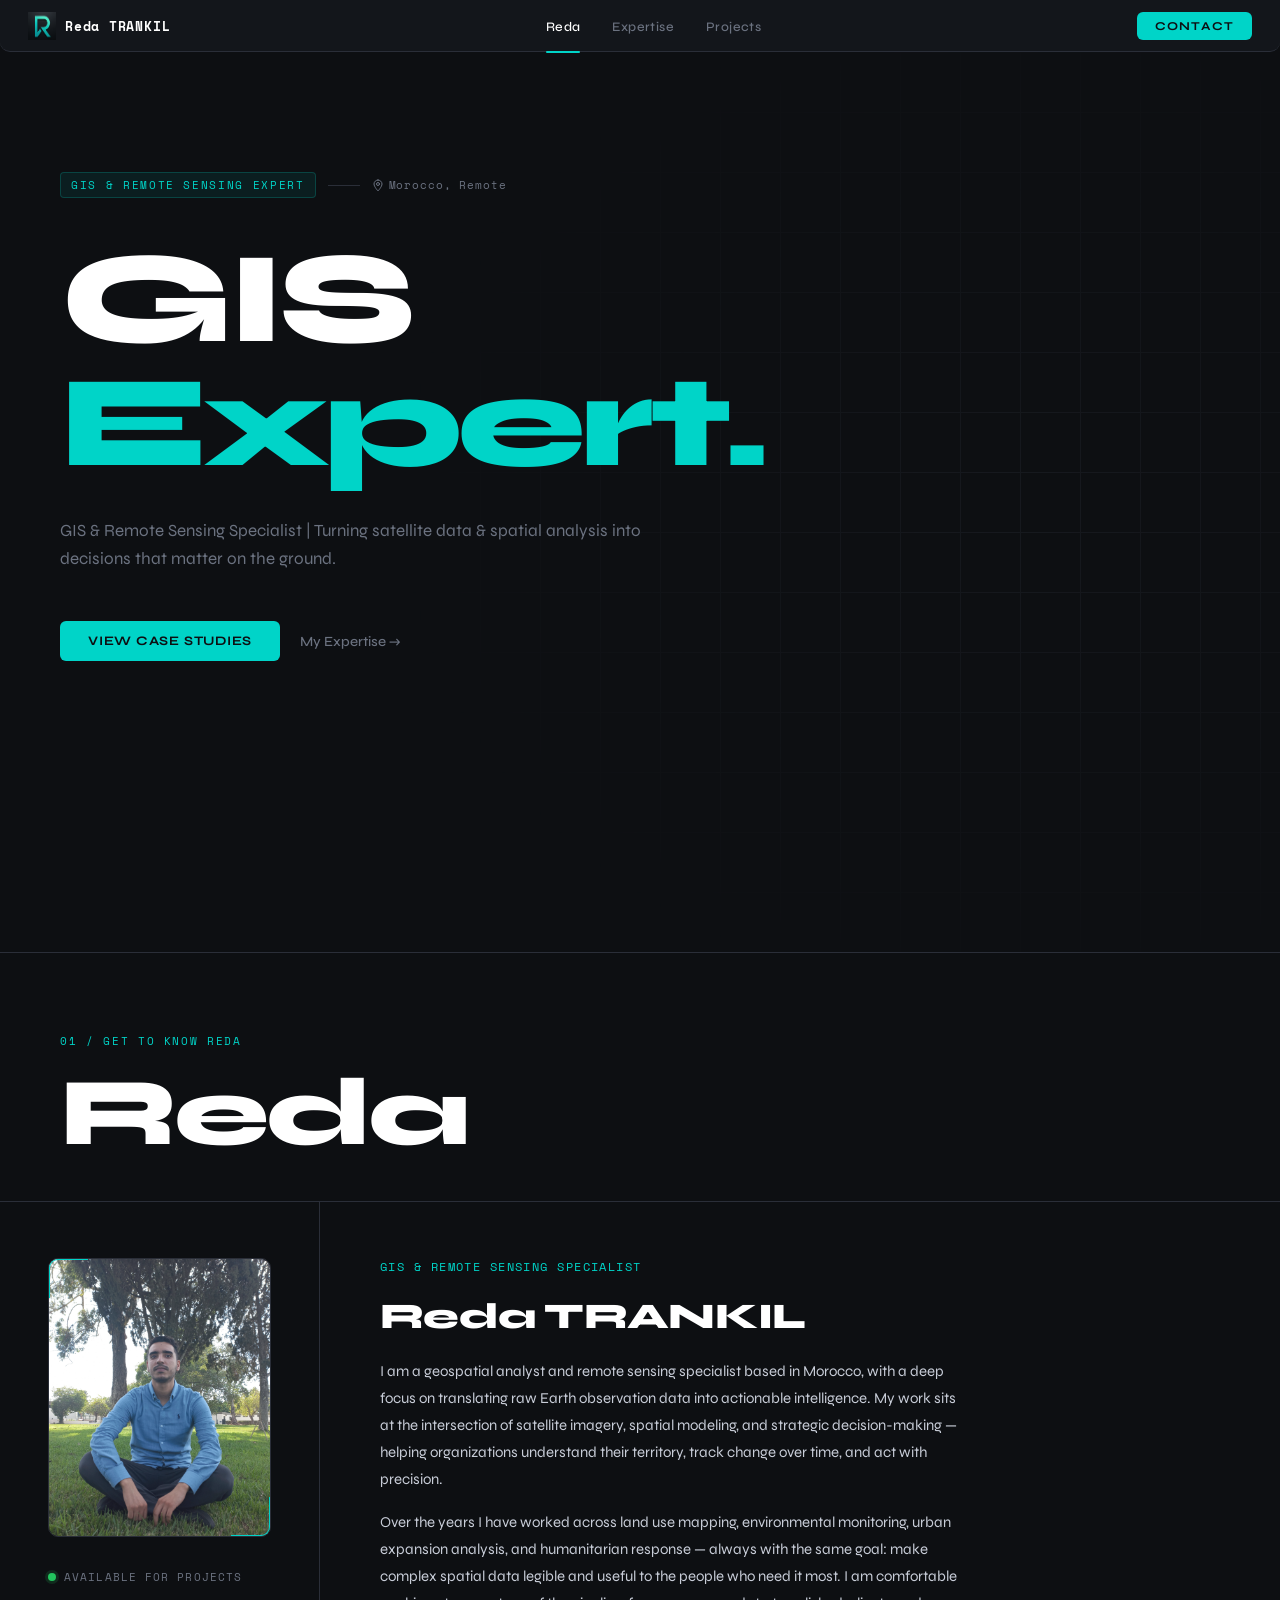
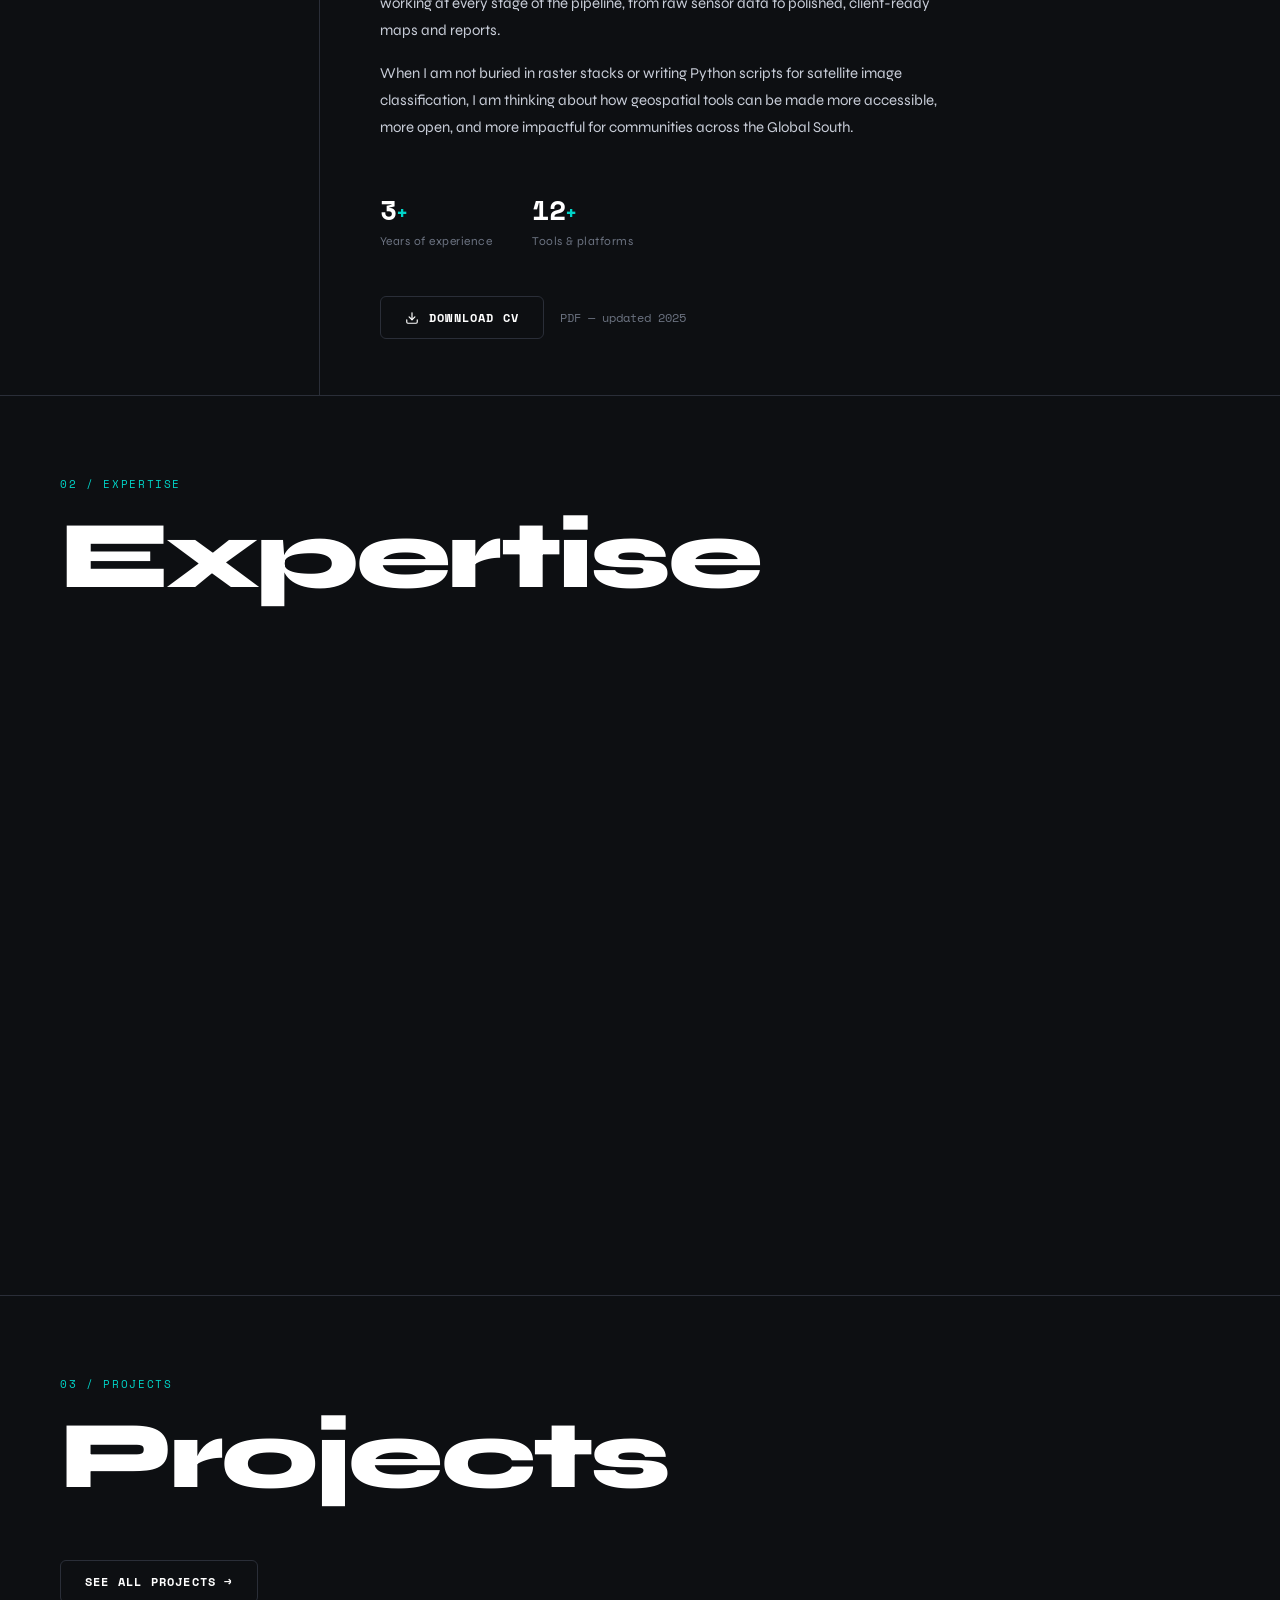
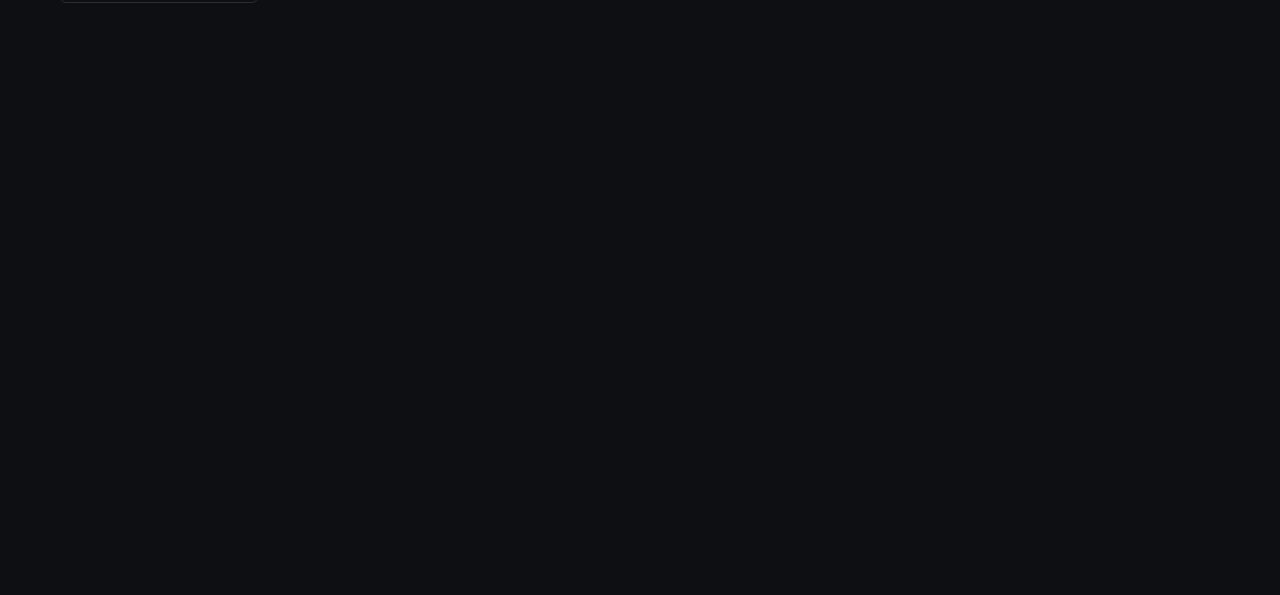
<file: index.html>
<!DOCTYPE html>
<html lang="en">
<head>
  <meta charset="UTF-8" />
  <meta name="viewport" content="width=device-width, initial-scale=1.0" />
  <title>Reda TRANKIL</title>
  <link rel="preconnect" href="https://fonts.googleapis.com" />
  <link rel="preconnect" href="https://fonts.gstatic.com" crossorigin />
  <link href="https://fonts.googleapis.com/css2?family=Space+Mono:wght@400;700&family=Syne:wght@400;600;700;800&display=swap" rel="stylesheet" />
  <link rel="stylesheet" href="css/style.css" />
  <link rel="icon" href="assets/favicon.png" type="image/png">
</head>
<body>

  <!-- ─── NAVBAR ─── -->
  <nav id="navbar">
    <a href="#home" class="nav-logo">
      <img src="assets/favicon.png" alt="Reda Trankil Logo" width="28" height="28"></img>
      <span>Reda TRANKIL</span>
    </a>

    <ul class="nav-links">
      <li><a href="#reda">Reda</a></li>
      <li><a href="#expertise">Expertise</a></li>
      <li><a href="#projects"> Projects</a></li>
      <!-- <li><a href="#case-studies">Case Studies</a></li> -->
    </ul>

    <a href="#" id="contact-btn" class="nav-contact">Contact</a>
  </nav>

  <!-- ─── MAIN CONTENT ─── -->
  <main>

    <!-- home page -->
    <section id="home">
        <div class="hero">
        <div class="hero-meta">
            <span class="hero-tag">GIS & Remote Sensing Expert</span>
            <span class="hero-divider"></span> 
            <span class="hero-location"><svg width="12" height="12" viewBox="0 0 24 24" fill="none" stroke="currentColor" stroke-width="2" stroke-linecap="round" stroke-linejoin="round"><circle cx="12" cy="10" r="3"/><path d="M12 2a8 8 0 0 1 8 8c0 5.25-8 14-8 14S4 15.25 4 10a8 8 0 0 1 8-8z"/></svg>
          Morocco, Remote
            </span>
        </div>

        <h1 class="hero-title">
            <span class="hero-line">GIS</span>
            <span class="hero-line accent">Expert.</span>
        </h1>

        <p class="hero-sub">
          GIS & Remote Sensing Specialist | Turning satellite data &amp; spatial analysis into<br/>
          decisions that matter on the ground.
        </p>

         <div class="hero-cta">
          <a href="#projects" class="btn-primary">View Case Studies</a>
          <a href="#expertise" class="btn-ghost">My Expertise →</a>
        </div>
        </div>

        <!-- decorative frame -->
         <div class="hero-grid" aria-hidden="true"></div>

    </section>

     <section id="reda">
      <div class="page-header">
        <p class="page-label">01 / Get to know Reda</p>
        <h2 class="page-title">Reda</h2>
      </div>
 
      <div class="reda-body">
 
        <!-- Left: photo -->
        <div class="reda-photo-col">
          <div class="reda-photo-wrap">
            <img src="assets/photo_compressed.jpg" alt="Reda TRANKIL" />
          </div>
 
          <div class="reda-status">
            <span class="reda-status-dot"></span>
            Available for projects
          </div>
        </div>
 
        <!-- Right: bio + CV -->
        <div class="reda-bio-col">
 
          <div class="reda-intro">
            <p class="reda-role">GIS &amp; Remote Sensing Specialist</p>
            <h3 class="reda-name">Reda TRANKIL</h3>
 
            <div class="reda-bio">
              <p>
                I am a geospatial analyst and remote sensing specialist based in Morocco, with a deep
                focus on translating raw Earth observation data into actionable intelligence. My work
                sits at the intersection of satellite imagery, spatial modeling, and strategic
                decision-making — helping organizations understand their territory, track change over
                time, and act with precision.
              </p>
              <p>
                Over the years I have worked across land use mapping, environmental monitoring,
                urban expansion analysis, and humanitarian response — always with the same goal:
                make complex spatial data legible and useful to the people who need it most.
                I am comfortable working at every stage of the pipeline, from raw sensor data to
                polished, client-ready maps and reports.
              </p>
              <p>
                When I am not buried in raster stacks or writing Python scripts for satellite image
                classification, I am thinking about how geospatial tools can be made more accessible,
                more open, and more impactful for communities across the Global South.
              </p>
            </div>
          </div>
 
          <!-- Stats -->
          <div class="reda-stats">
            <div class="reda-stat">
              <span class="reda-stat-num">3<span>+</span></span>
              <span class="reda-stat-label">Years of experience</span>
            </div>
            <div class="reda-stat">
              <span class="reda-stat-num">12<span>+</span></span>
              <span class="reda-stat-label">Tools &amp; platforms</span>
            </div>
          </div>
 
          <!-- CV download -->
          <div class="reda-cv">
            <a href="assets/cv.pdf" download class="btn-cv">
              <svg viewBox="0 0 24 24" fill="none" stroke="currentColor" stroke-width="2" stroke-linecap="round" stroke-linejoin="round">
                <path d="M21 15v4a2 2 0 0 1-2 2H5a2 2 0 0 1-2-2v-4"/><polyline points="7 10 12 15 17 10"/><line x1="12" y1="15" x2="12" y2="3"/>
              </svg>
              Download CV
            </a>
            <span class="reda-cv-note">PDF — updated 2025</span>
          </div>
 
        </div>
      </div>
    </section>

      <!-- EXPERTISE -->
    <section id="expertise">
      <div class="page-header">
        <p class="page-label">02 / Expertise</p>
        <h2 class="page-title">Expertise</h2>
      </div>
    </section>

    <!-- Projects -->
     <section id="projects">
        <div class="page-header">
        <p class="page-label">03 / Projects</p>
        <h2 class="page-title">Projects</h2>
      </div>

       <!-- More projects button -->
      <div style="padding: 0 60px 80px;">
        <a href="projects.html" class="btn-cv">
          See all projects →
        </a>
      </div>
     </section>


      <div id="contact-overlay" class="contact-overlay">
  <div class="contact-modal">
    <button class="contact-close" id="contact-close">
      <svg width="16" height="16" viewBox="0 0 24 24" fill="none" stroke="currentColor" stroke-width="2" stroke-linecap="round" stroke-linejoin="round"><line x1="18" y1="6" x2="6" y2="18"/><line x1="6" y1="6" x2="18" y2="18"/></svg>
    </button>
    <p class="page-label">Contact</p>
    <h2 class="contact-title">Let's work<br><span>together.</span></h2>
    <p class="contact-sub">Open to projects, consulting, and collaborations.<br>Usually respond within 24 hours.</p>
    <div class="contact-cards">
      <a href="https://www.linkedin.com/in/reda-trankil-58293716a/" target="_blank" class="contact-card">
        <div class="contact-card-icon"><svg width="16" height="16" viewBox="0 0 24 24" fill="none" stroke="currentColor" stroke-width="2" stroke-linecap="round" stroke-linejoin="round"><path d="M16 8a6 6 0 0 1 6 6v7h-4v-7a2 2 0 0 0-4 0v7h-4v-7a6 6 0 0 1 6-6z"/><rect x="2" y="9" width="4" height="12"/><circle cx="4" cy="4" r="2"/></svg></div>
        <div><p class="contact-card-label">LinkedIn</p><p class="contact-card-value">Reda TRANKIL</p></div>
      </a>
      <a href="https://github.com/redatkl" target="_blank" class="contact-card">
        <div class="contact-card-icon"><svg width="16" height="16" viewBox="0 0 24 24" fill="none" stroke="currentColor" stroke-width="2" stroke-linecap="round" stroke-linejoin="round"><path d="M9 19c-5 1.5-5-2.5-7-3m14 6v-3.87a3.37 3.37 0 0 0-.94-2.61c3.14-.35 6.44-1.54 6.44-7A5.44 5.44 0 0 0 20 4.77 5.07 5.07 0 0 0 19.91 1S18.73.65 16 2.48a13.38 13.38 0 0 0-7 0C6.27.65 5.09 1 5.09 1A5.07 5.07 0 0 0 5 4.77a5.44 5.44 0 0 0-1.5 3.78c0 5.42 3.3 6.61 6.44 7A3.37 3.37 0 0 0 9 18.13V22"/></svg></div>
        <div><p class="contact-card-label">GitHub</p><p class="contact-card-value">@redatkl</p></div>
      </a>
    </div>
  </div>
</div>

  </main>

  <script src="js/main.js"></script>
</body>
</html>
</file>
<file: css/style.css>
/* ─────────────────────────────────────────
   Reda prtfolio — Main Stylesheet
   File: css/style.css
───────────────────────────────────────── */

/* ── Reset ── */
*, *::before, *::after {
  margin: 0;
  padding: 0;
  box-sizing: border-box;
}

/* ── Design Tokens ── */
:root {
  --bg:         #0d0f12;
  --nav-bg:     #13161b;
  --border:     #2a2e38;
  --text:       #c8cdd8;
  --text-dim:   #6b7280;
  --accent:     #00d4c8;
  --accent-dim: #00a89e;    
  --active:     #ffffff;

  --font-mono:  'Space Mono', monospace;
  --font-sans:  'Syne', sans-serif;

  --nav-height: 52px;
  --radius-sm:  6px;
  --radius-md:  10px;

  --transition: 0.2s ease;
}

/* ── Base ── */
html, body {
  height: 100%;
  background: var(--bg);
  color: var(--text);
  font-family: var(--font-sans);
  -webkit-font-smoothing: antialiased;
  scroll-behavior: smooth;
  scroll-padding-top: var(--nav-height);
}

/* ─────────────────────────────────────────
   NAVBAR
───────────────────────────────────────── */
#navbar {
  position: fixed;
  top: 0;
  left: 0;
  right: 0;
  z-index: 100;
  display: flex;
  align-items: center;
  justify-content: space-between;
  padding: 0 28px;
  height: var(--nav-height);
  background: var(--nav-bg);
  border-bottom: 1px solid var(--border);
  border-radius: 0 0 var(--radius-md) var(--radius-md);
}

/* Logo */
.nav-logo {
  display: flex;
  align-items: center;
  gap: 9px;
  text-decoration: none;
}

.nav-logo .globe-icon {
  width: 18px;
  height: 18px;
  color: var(--accent);
  flex-shrink: 0;
}

.nav-logo span {
  font-family: var(--font-mono);
  font-size: 13px;
  font-weight: 700;
  letter-spacing: 0.06em;
  color: var(--active);
}

/* Links */
.nav-links {
  display: flex;
  align-items: center;
  gap: 32px;
  list-style: none;
}

.nav-links a {
  text-decoration: none;
  font-family: var(--font-sans);
  font-size: 13px;
  font-weight: 500;
  letter-spacing: 0.03em;
  color: var(--text-dim);
  transition: color var(--transition);
  position: relative;
}

.nav-links a:hover {
  color: var(--active);
}

.nav-links a.active {
  color: var(--active);
}

.nav-links a.active::after {
  content: '';
  position: absolute;
  bottom: -18px;
  left: 0;
  right: 0;
  height: 2px;
  background: var(--accent);
  border-radius: 2px;
}

/* Contact Button */
.nav-contact {
  text-decoration: none;
  font-family: var(--font-sans);
  font-size: 12px;
  font-weight: 700;
  letter-spacing: 0.1em;
  text-transform: uppercase;
  color: var(--bg);
  background: var(--accent);
  padding: 7px 18px;
  border-radius: var(--radius-sm);
  transition: background var(--transition), transform 0.15s ease;
}

.nav-contact:hover {
  background: var(--accent-dim);
  transform: translateY(-1px);
}

/* ─────────────────────────────────────────
   SECTIONS
───────────────────────────────────────── */
main {
  padding-top: var(--nav-height);
}
 
section {
  min-height: 100vh;
  position: relative;
}
 
section + section {
  border-top: 1px solid var(--border);
}

/* ─────────────────────────────────────────
   HOME — HERO
───────────────────────────────────────── */
#home { overflow: hidden; }
 
.hero {
  position: relative;
  z-index: 2;
  padding: 120px 60px 80px;
  max-width: 900px;
}
 
.hero-meta {
  display: flex;
  align-items: center;
  gap: 12px;
  margin-bottom: 40px;
  opacity: 0;
  animation: fadeUp 0.5s ease forwards 0.1s;
}
 
.hero-tag {
  font-family: var(--font-mono);
  font-size: 11px;
  letter-spacing: 0.15em;
  text-transform: uppercase;
  color: var(--accent);
  background: rgba(0, 212, 200, 0.08);
  border: 1px solid rgba(0, 212, 200, 0.2);
  padding: 4px 10px;
  border-radius: 4px;
}
 
.hero-divider {
  width: 32px;
  height: 1px;
  background: var(--border);
}
 
.hero-location {
  display: flex;
  align-items: center;
  gap: 5px;
  font-family: var(--font-mono);
  font-size: 11px;
  letter-spacing: 0.08em;
  color: var(--text-dim);
}
 
.hero-title {
  display: flex;
  flex-direction: column;
  font-family: var(--font-sans);
  font-size: clamp(64px, 11vw, 130px);
  font-weight: 800;
  letter-spacing: -0.04em;
  line-height: 0.95;
  margin-bottom: 32px;
}
 
.hero-line {
  display: block;
  color: var(--active);
  opacity: 0;
  transform: translateY(30px);
  animation: fadeUp 0.6s ease forwards;
}
 
.hero-line:nth-child(1) { animation-delay: 0.2s; }
.hero-line:nth-child(2) { animation-delay: 0.35s; }
.hero-line.accent       { color: var(--accent); }
 
.hero-sub {
  font-size: 17px;
  line-height: 1.65;
  color: var(--text-dim);
  margin-bottom: 48px;
  opacity: 0;
  animation: fadeUp 0.6s ease forwards 0.5s;
}
 
.hero-cta {
  display: flex;
  align-items: center;
  gap: 20px;
  opacity: 0;
  animation: fadeUp 0.6s ease forwards 0.65s;
}
 
.btn-primary {
  text-decoration: none;
  font-family: var(--font-sans);
  font-size: 13px;
  font-weight: 700;
  letter-spacing: 0.06em;
  text-transform: uppercase;
  color: var(--bg);
  background: var(--accent);
  padding: 12px 28px;
  border-radius: var(--radius-sm);
  transition: background var(--transition), transform 0.15s ease;
}
 
.btn-primary:hover {
  background: var(--accent-dim);
  transform: translateY(-1px);
}
 
.btn-ghost {
  text-decoration: none;
  font-size: 14px;
  font-weight: 500;
  color: var(--text-dim);
  transition: color var(--transition);
}
 
.btn-ghost:hover { color: var(--active); }

/* ─────────────────────────────────────────
   HERO GRID
───────────────────────────────────────── */
.hero-grid {
  position: absolute;
  inset: 0;
  z-index: 1;
  background-image:
    linear-gradient(var(--border) 1px, transparent 1px),
    linear-gradient(90deg, var(--border) 1px, transparent 1px);
  background-size: 60px 60px;
  mask-image: radial-gradient(ellipse 70% 80% at 80% 50%, black 0%, transparent 70%);
  opacity: 0.35;
}

/* ─────────────────────────────────────────
   PAGE HEADER (inner sections)
───────────────────────────────────────── */
.page-header {
  padding: 80px 60px 56px;
}
 
.page-label {
  font-family: var(--font-mono);
  font-size: 11px;
  letter-spacing: 0.15em;
  color: var(--accent);
  text-transform: uppercase;
  margin-bottom: 16px;
}
 
.page-title {
  font-family: var(--font-sans);
  font-size: clamp(48px, 8vw, 96px);
  font-weight: 800;
  letter-spacing: -0.03em;
  color: var(--active);
  line-height: 1;
}

/* ─────────────────────────────────────────
   ANIMATIONS
───────────────────────────────────────── */
@keyframes fadeUp {
  to {
    opacity: 1;
    transform: translateY(0);
  }
}

/* ─────────────────────────────────────────
   REDA SECTION
───────────────────────────────────────── */
#reda .page-header {
  border-bottom: 1px solid var(--border);
  padding-bottom: 40px;
}
 
.reda-body {
  display: grid;
  grid-template-columns: 320px 1fr;
  gap: 0;
  min-height: calc(100vh - 220px);
}
 
/* ── Left col: photo ── */
.reda-photo-col {
  border-right: 1px solid var(--border);
  padding: 56px 48px;
  display: flex;
  flex-direction: column;
  gap: 32px;
}
 
.reda-photo-wrap {
  position: relative;
  width: 100%;
  aspect-ratio: 4 / 5;
  overflow: hidden;
  border-radius: var(--radius-md);
  border: 1px solid var(--border);
}
 
.reda-photo-wrap img {
  width: 100%;
  height: 100%;
  object-fit: cover;
  display: block;
  filter: grayscale(20%);
  transition: filter 0.4s ease;
}
 
.reda-photo-wrap:hover img {
  filter: grayscale(0%);
}
 
/* corner accent */
.reda-photo-wrap::before {
  content: '';
  position: absolute;
  top: -1px;
  left: -1px;
  width: 40px;
  height: 40px;
  border-top: 2px solid var(--accent);
  border-left: 2px solid var(--accent);
  border-radius: var(--radius-md) 0 0 0;
  z-index: 2;
}
 
.reda-photo-wrap::after {
  content: '';
  position: absolute;
  bottom: -1px;
  right: -1px;
  width: 40px;
  height: 40px;
  border-bottom: 2px solid var(--accent);
  border-right: 2px solid var(--accent);
  border-radius: 0 0 var(--radius-md) 0;
  z-index: 2;
}
 
/* availability badge */
.reda-status {
  display: flex;
  align-items: center;
  gap: 8px;
  font-family: var(--font-mono);
  font-size: 11px;
  letter-spacing: 0.1em;
  text-transform: uppercase;
  color: var(--text-dim);
}
 
.reda-status-dot {
  width: 8px;
  height: 8px;
  border-radius: 50%;
  background: #22c55e;
  box-shadow: 0 0 0 3px rgba(34, 197, 94, 0.15);
  flex-shrink: 0;
}
 
/* ── Right col: bio ── */
.reda-bio-col {
  padding: 56px 60px;
  display: flex;
  flex-direction: column;
  gap: 48px;
}
 
.reda-intro {
  display: flex;
  flex-direction: column;
  gap: 20px;
}
 
.reda-name {
  font-family: var(--font-sans);
  font-size: 36px;
  font-weight: 800;
  letter-spacing: -0.02em;
  color: var(--active);
}
 
.reda-role {
  font-family: var(--font-mono);
  font-size: 12px;
  letter-spacing: 0.12em;
  text-transform: uppercase;
  color: var(--accent);
}
 
.reda-bio {
  font-size: 15px;
  line-height: 1.8;
  color: var(--text);
  max-width: 580px;
}
 
.reda-bio p + p {
  margin-top: 16px;
}
 
/* stats row */
.reda-stats {
  display: flex;
  gap: 40px;
}
 
.reda-stat {
  display: flex;
  flex-direction: column;
  gap: 4px;
}
 
.reda-stat-num {
  font-family: var(--font-mono);
  font-size: 28px;
  font-weight: 700;
  color: var(--active);
  letter-spacing: -0.02em;
}
 
.reda-stat-num span {
  color: var(--accent);
  font-size: 20px;
}
 
.reda-stat-label {
  font-size: 12px;
  color: var(--text-dim);
  letter-spacing: 0.04em;
}
 
/* CV download */
.reda-cv {
  margin-top: auto;
  display: flex;
  align-items: center;
  gap: 16px;
}
 
.btn-cv {
  display: inline-flex;
  align-items: center;
  gap: 10px;
  text-decoration: none;
  font-family: var(--font-mono);
  font-size: 12px;
  font-weight: 700;
  letter-spacing: 0.1em;
  text-transform: uppercase;
  color: var(--active);
  border: 1px solid var(--border);
  padding: 12px 24px;
  border-radius: var(--radius-sm);
  transition: border-color var(--transition), color var(--transition), background var(--transition);
}
 
.btn-cv:hover {
  border-color: var(--accent);
  color: var(--accent);
  background: rgba(0, 212, 200, 0.05);
}
 
.btn-cv svg {
  width: 14px;
  height: 14px;
  flex-shrink: 0;
}
 
.reda-cv-note {
  font-size: 12px;
  color: var(--text-dim);
  font-family: var(--font-mono);
}

/* ─── CONTACT POPUP ─── */
.contact-overlay {
  position: fixed;
  inset: 0;
  z-index: 200;
  background: rgba(13, 15, 18, 0.85);
  backdrop-filter: blur(6px);
  display: flex;
  align-items: center;
  justify-content: center;
  opacity: 0;
  pointer-events: none;
  transition: opacity 0.25s ease;
}

.contact-overlay.open {
  opacity: 1;
  pointer-events: all;
}

.contact-modal {
  background: var(--nav-bg);
  border: 1px solid var(--border);
  border-radius: var(--radius-md);
  padding: 48px;
  max-width: 520px;
  width: 90%;
  position: relative;
  transform: translateY(16px);
  transition: transform 0.25s ease;
}

.contact-overlay.open .contact-modal {
  transform: translateY(0);
}

.contact-close {
  position: absolute;
  top: 16px;
  right: 16px;
  background: none;
  border: 1px solid var(--border);
  border-radius: var(--radius-sm);
  color: var(--text-dim);
  cursor: pointer;
  padding: 6px;
  display: flex;
  align-items: center;
  justify-content: center;
  transition: color var(--transition), border-color var(--transition);
}

.contact-close:hover { color: var(--active); border-color: var(--active); }

.contact-title {
  font-size: 42px;
  font-weight: 800;
  letter-spacing: -0.03em;
  color: var(--active);
  line-height: 1.1;
  margin: 12px 0 16px;
}

.contact-title span { color: var(--accent); }

.contact-sub {
  font-size: 14px;
  color: var(--text-dim);
  line-height: 1.65;
  margin-bottom: 32px;
}

.contact-cards { display: flex; flex-direction: column; gap: 12px; }

.contact-card {
  display: flex;
  align-items: center;
  gap: 14px;
  padding: 14px 18px;
  border: 1px solid var(--border);
  border-radius: var(--radius-sm);
  text-decoration: none;
  transition: border-color var(--transition), background var(--transition);
}

.contact-card:hover {
  border-color: var(--accent);
  background: rgba(0, 212, 200, 0.04);
}

.contact-card-icon {
  width: 36px;
  height: 36px;
  border-radius: 6px;
  background: rgba(0, 212, 200, 0.08);
  border: 1px solid rgba(0, 212, 200, 0.2);
  display: flex;
  align-items: center;
  justify-content: center;
  color: var(--accent);
  flex-shrink: 0;
}

.contact-card-label {
  font-family: var(--font-mono);
  font-size: 10px;
  letter-spacing: 0.1em;
  text-transform: uppercase;
  color: var(--text-dim);
  margin-bottom: 2px;
}

.contact-card-value { font-size: 13px; color: var(--active); font-weight: 600; }

/* ─────────────────────────────────────────
   PROJECTS PAGE
───────────────────────────────────────── */
.back-link {
  display: inline-flex;
  align-items: center;
  gap: 6px;
  font-family: var(--font-mono);
  font-size: 11px;
  letter-spacing: 0.1em;
  text-transform: uppercase;
  color: var(--text-dim);
  text-decoration: none;
  transition: color var(--transition);
}
 
.back-link:hover { color: var(--accent); }
 
.projects-empty {
  display: flex;
  flex-direction: column;
  align-items: center;
  justify-content: center;
  min-height: 40vh;
  gap: 20px;
  padding: 60px;
  text-align: center;
}
 
.projects-empty-icon {
  color: var(--border);
  margin-bottom: 8px;
}
 
.projects-empty-title {
  font-family: var(--font-mono);
  font-size: 13px;
  letter-spacing: 0.1em;
  text-transform: uppercase;
  color: var(--text-dim);
}
 
.projects-empty-sub {
  font-size: 14px;
  color: var(--text-dim);
  line-height: 1.7;
  opacity: 0.6;
}

/* ─────────────────────────────────────────
   PROJECTS GRID & CARDS
───────────────────────────────────────── */
.projects-grid {
  display: grid;
  grid-template-columns: repeat(auto-fill, minmax(320px, 1fr));
  gap: 24px;
  padding: 0 60px 80px;
}

.project-card {
  background: var(--nav-bg);
  border: 1px solid var(--border);
  border-radius: var(--radius-md);
  overflow: hidden;
  text-decoration: none;
  transition: border-color var(--transition), transform 0.2s ease;
  cursor: pointer;
}

.project-card:hover {
  border-color: var(--accent);
  transform: translateY(-3px);
}

/* thumbnail */
.project-thumb {
  width: 100%;
  aspect-ratio: 16 / 9;
  overflow: hidden;
  background: var(--border);
  position: relative;
}

.project-thumb img {
  width: 100%;
  height: 100%;
  object-fit: cover;
  display: block;
  filter: grayscale(20%);
  transition: filter 0.4s ease, transform 0.4s ease;
}

.project-card:hover .project-thumb img {
  filter: grayscale(0%);
  transform: scale(1.03);
}

/* info block */
.project-info {
  padding: 20px 24px 24px;
  display: flex;
  flex-direction: column;
  gap: 8px;
}

.project-year {
  font-family: var(--font-mono);
  font-size: 10px;
  letter-spacing: 0.15em;
  text-transform: uppercase;
  color: var(--accent);
}

.project-title {
  font-family: var(--font-sans);
  font-size: 17px;
  font-weight: 700;
  color: var(--active);
  letter-spacing: -0.01em;
  line-height: 1.3;
}

.project-desc {
  font-size: 13px;
  color: var(--text-dim);
  line-height: 1.65;
}

/* tags */
.project-tags {
  display: flex;
  flex-wrap: wrap;
  gap: 6px;
  margin-top: 8px;
}

.project-tag {
  font-family: var(--font-mono);
  font-size: 10px;
  letter-spacing: 0.08em;
  text-transform: uppercase;
  color: var(--text-dim);
  background: rgba(255, 255, 255, 0.04);
  border: 1px solid var(--border);
  padding: 3px 8px;
  border-radius: 4px;
}

/* ── Filter bar ── */
.filter-bar {
  display: flex;
  align-items: center;
  justify-content: space-between;
  flex-wrap: wrap;
  gap: 16px;
  padding: 0 60px 32px;
}

.filter-themes {
  display: flex;
  flex-wrap: wrap;
  gap: 8px;
}

.filter-btn {
  font-family: var(--font-mono);
  font-size: 11px;
  letter-spacing: 0.1em;
  text-transform: uppercase;
  color: var(--text-dim);
  background: none;
  border: 1px solid var(--border);
  padding: 6px 16px;
  border-radius: 4px;
  cursor: pointer;
  transition: color var(--transition), border-color var(--transition), background var(--transition);
}

.filter-btn:hover { color: var(--active); border-color: var(--text-dim); }
.filter-btn.active { color: var(--bg); background: var(--accent); border-color: var(--accent); }

/* search + suggestions wrapper */
.filter-search-wrap {
  position: relative;
}

.filter-search {
  display: flex;
  align-items: center;
  gap: 8px;
  background: var(--nav-bg);
  border: 1px solid var(--border);
  border-radius: 4px;
  padding: 6px 14px;
  transition: border-color var(--transition);
}

.filter-search:focus-within { border-color: var(--accent); }
.filter-search svg { color: var(--text-dim); flex-shrink: 0; }

.filter-input {
  background: none;
  border: none;
  outline: none;
  font-family: var(--font-mono);
  font-size: 12px;
  color: var(--text);
  width: 220px;
  letter-spacing: 0.04em;
}

.filter-input::placeholder { color: var(--text-dim); }

/* suggestions dropdown */
.filter-suggestions {
  display: none;
  position: absolute;
  top: calc(100% + 6px);
  left: 0;
  right: 0;
  background: var(--nav-bg);
  border: 1px solid var(--border);
  border-radius: var(--radius-sm);
  list-style: none;
  z-index: 50;
  overflow: hidden;
  box-shadow: 0 8px 24px rgba(0,0,0,0.4);
}

.filter-suggestions.open { display: block; }

.filter-suggestion-item {
  font-family: var(--font-mono);
  font-size: 12px;
  letter-spacing: 0.06em;
  color: var(--text-dim);
  padding: 10px 16px;
  cursor: pointer;
  transition: background var(--transition), color var(--transition);
}

.filter-suggestion-item:hover {
  background: rgba(0, 212, 200, 0.06);
  color: var(--active);
}

.filter-suggestion-match {
  color: var(--accent);
  font-weight: 700;
}

/* ─────────────────────────────────────────
   PROJECT DETAIL PAGE
───────────────────────────────────────── */

/* loading dots */
.project-loading {
  display: flex;
  align-items: center;
  justify-content: center;
  gap: 8px;
  min-height: 60vh;
}

.project-loading-dot {
  width: 8px;
  height: 8px;
  border-radius: 50%;
  background: var(--border);
  animation: dotPulse 1.2s ease-in-out infinite;
}

.project-loading-dot:nth-child(2) { animation-delay: 0.2s; }
.project-loading-dot:nth-child(3) { animation-delay: 0.4s; }

@keyframes dotPulse {
  0%, 80%, 100% { background: var(--border); }
  40%           { background: var(--accent); }
}

/* header */
.project-detail-header {
  padding: 60px 60px 40px;
  max-width: 860px;
  border-bottom: 1px solid var(--border);
}

.project-detail-meta {
  display: flex;
  align-items: center;
  gap: 12px;
  margin: 24px 0 16px;
}

.project-detail-theme {
  font-family: var(--font-mono);
  font-size: 10px;
  letter-spacing: 0.12em;
  text-transform: uppercase;
  color: var(--text-dim);
  background: rgba(255,255,255,0.04);
  border: 1px solid var(--border);
  padding: 3px 10px;
  border-radius: 4px;
}

.project-detail-title {
  font-family: var(--font-sans);
  font-size: clamp(32px, 5vw, 60px);
  font-weight: 800;
  letter-spacing: -0.03em;
  color: var(--active);
  line-height: 1.1;
  margin-bottom: 16px;
}

.project-detail-desc {
  font-size: 16px;
  color: var(--text-dim);
  line-height: 1.7;
  max-width: 640px;
}

/* hero thumbnail */
.project-detail-thumb {
  width: 100%;
  max-height: 480px;
  overflow: hidden;
  border-bottom: 1px solid var(--border);
}

.project-detail-thumb img {
  width: 100%;
  height: 100%;
  object-fit: cover;
  display: block;
}

/* two-col body */
.project-detail-body {
  display: grid;
  grid-template-columns: 1fr 280px;
  gap: 0;
  align-items: start;
}

/* content col */
.project-detail-content {
  padding: 56px 60px;
  border-right: 1px solid var(--border);
  display: flex;
  flex-direction: column;
  gap: 48px;
}

.project-detail-block h2.project-detail-block-title {
  font-family: var(--font-mono);
  font-size: 11px;
  letter-spacing: 0.15em;
  text-transform: uppercase;
  color: var(--accent);
  margin-bottom: 16px;
}

.project-detail-block p {
  font-size: 15px;
  line-height: 1.8;
  color: var(--text);
}

.project-detail-images {
  display: grid;
  grid-template-columns: repeat(auto-fill, minmax(280px, 1fr));
  gap: 16px;
  margin-top: 8px;
}

.project-detail-images img {
  width: 100%;
  border-radius: var(--radius-sm);
  border: 1px solid var(--border);
  display: block;
}

/* sidebar */
.project-detail-sidebar {
  padding: 56px 36px;
  display: flex;
  flex-direction: column;
  gap: 36px;
  position: sticky;
  top: var(--nav-height);
}

.project-sidebar-block {
  display: flex;
  flex-direction: column;
  gap: 10px;
}

.project-sidebar-title {
  font-family: var(--font-mono);
  font-size: 10px;
  letter-spacing: 0.15em;
  text-transform: uppercase;
  color: var(--accent);
}

.project-sidebar-list {
  list-style: none;
  display: flex;
  flex-direction: column;
  gap: 8px;
}

.project-sidebar-list li {
  font-size: 13px;
  color: var(--text);
  padding-left: 12px;
  position: relative;
}

.project-sidebar-list li::before {
  content: '→';
  position: absolute;
  left: 0;
  color: var(--accent);
  font-size: 11px;
}

.project-sidebar-value {
  font-size: 14px;
  color: var(--text);
}

/* ─────────────────────────────────────────
   CASE STUDY LAYOUT
───────────────────────────────────────── */

.cs-hero {
  border-bottom: 1px solid var(--border);
}

.cs-hero-content .back-link {
  text-shadow: 0 1px 4px rgba(0,0,0,0.8);
}

.cs-hero-content {
  position: relative;
  z-index: 2;
  padding: 48px 60px 56px;
  width: 100%;
  max-width: 820px;
}

.cs-hero-meta {
  display: flex;
  flex-wrap: wrap;
  gap: 8px;
  margin: 24px 0 20px;
}

.cs-meta-pill {
  font-family: var(--font-mono);
  font-size: 10px;
  letter-spacing: 0.12em;
  text-transform: uppercase;
  color: var(--bg);
  background: var(--accent);
  padding: 4px 12px;
  border-radius: 4px;
}

.cs-meta-pill--dim {
  color: var(--text-dim);
  background: rgba(255,255,255,0.06);
  border: 1px solid var(--border);
}

.cs-title {
  font-family: var(--font-sans);
  font-size: clamp(20px, 4vw, 40px);
  font-weight: 700;
  letter-spacing: -0.03em;
  color: var(--active);
  line-height: 1.1;
  margin-bottom: 16px;
}

.cs-lead {
  font-size: 16px;
  color: var(--text);
  line-height: 1.7;
  max-width: 600px;
  margin-bottom: 20px;
  opacity: 0.85;
}

/* ── Body ── */
.cs-body {
  display: grid;
  grid-template-columns: 1fr 260px;
  align-items: start;
  border-top: 1px solid var(--border);
}

/* ── Sections ── */
.cs-content {
  border-right: 1px solid var(--border);
}

.cs-section {
  padding: 48px 60px;
  border-bottom: 1px solid var(--border);
  display: grid;
  grid-template-columns: 180px 1fr;
  gap: 32px;
  align-items: start;
}

.cs-section--accent {
  background: rgba(0, 212, 200, 0.03);
  border-left: 2px solid var(--accent);
}

.cs-section-label {
  display: flex;
  flex-direction: column;
  gap: 6px;
  padding-top: 2px;
}

.cs-section-num {
  font-family: var(--font-mono);
  font-size: 11px;
  color: var(--accent);
  letter-spacing: 0.1em;
}

.cs-section-label span:last-child {
  font-family: var(--font-mono);
  font-size: 11px;
  letter-spacing: 0.1em;
  text-transform: uppercase;
  color: var(--text-dim);
}

.cs-section-body p {
  font-size: 15px;
  line-height: 1.85;
  color: var(--text);
}

.cs-images {
  display: grid;
  grid-template-columns: repeat(auto-fill, minmax(260px, 1fr));
  gap: 12px;
  margin-top: 4px;
}

.cs-images img {
  width: 100%;
  border-radius: var(--radius-sm);
  border: 1px solid var(--border);
  display: block;
  transition: border-color var(--transition);
}

.cs-images img:hover {
  border-color: var(--accent);
}

/* ── Sidebar ── */
.cs-sidebar {
  padding: 48px 36px;
  display: flex;
  flex-direction: column;
  gap: 32px;
  position: sticky;
  top: var(--nav-height);
}

.cs-sidebar-block {
  display: flex;
  flex-direction: column;
  gap: 10px;
  padding-bottom: 32px;
  border-bottom: 1px solid var(--border);
}

.cs-sidebar-block:last-child {
  border-bottom: none;
}

.cs-sidebar-label {
  font-family: var(--font-mono);
  font-size: 10px;
  letter-spacing: 0.15em;
  text-transform: uppercase;
  color: var(--accent);
}

.cs-sidebar-list {
  list-style: none;
  display: flex;
  flex-direction: column;
  gap: 8px;
}

.cs-sidebar-list li {
  font-size: 13px;
  color: var(--text);
  padding-left: 14px;
  position: relative;
  line-height: 1.5;
}

.cs-sidebar-list li::before {
  content: '→';
  position: absolute;
  left: 0;
  color: var(--accent);
  font-size: 11px;
}

.cs-sidebar-value {
  font-size: 13px;
  color: var(--text);
  line-height: 1.5;
}

.cs-sidebar-cta {
  padding: 20px;
  border: 1px solid var(--border);
  border-radius: var(--radius-md);
  background: rgba(0,212,200,0.03);
  text-align: center;
}

.cs-sidebar-cta p {
  font-size: 13px;
  color: var(--text-dim);
  line-height: 1.5;
}
</file>
